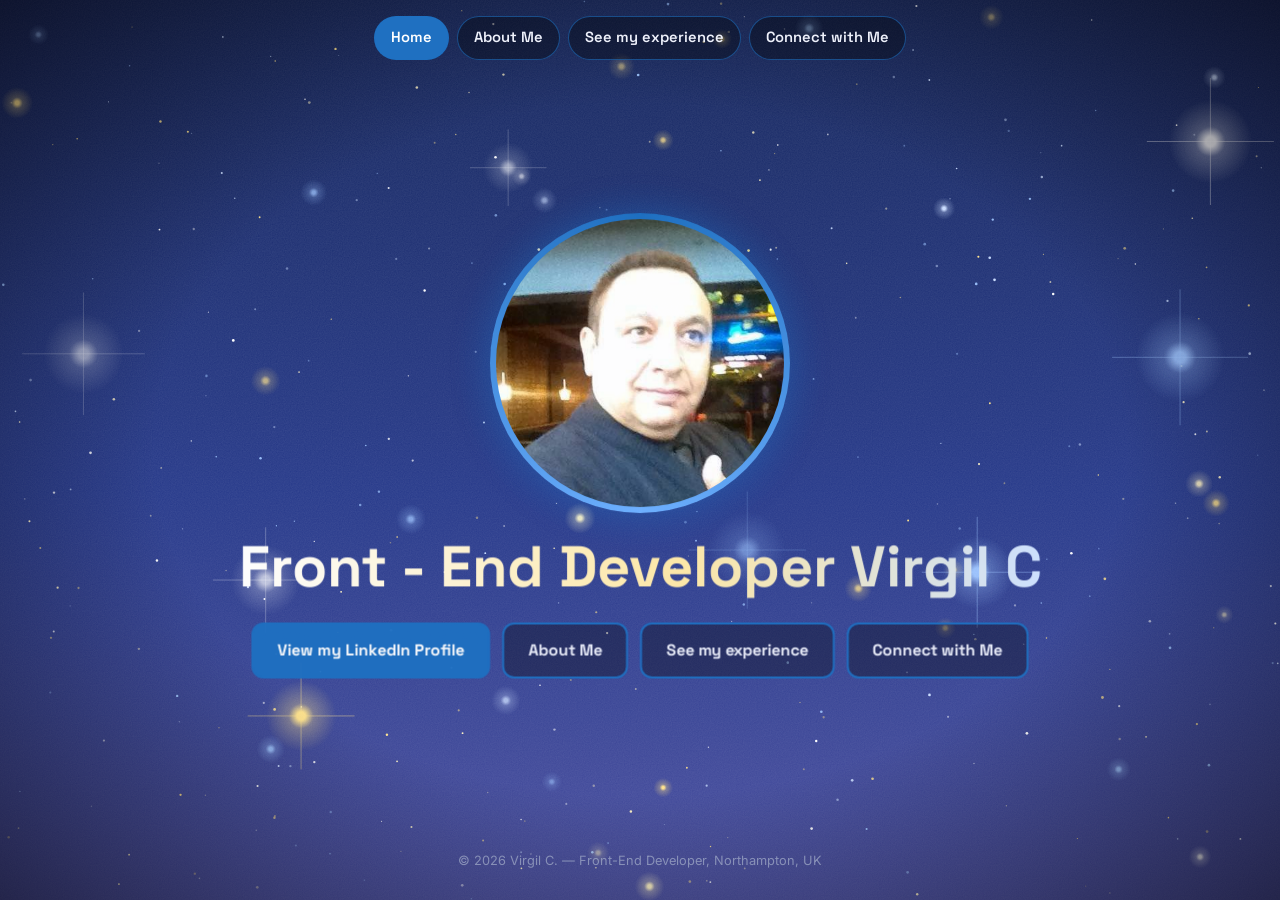
<file: index.html>
<!DOCTYPE html>
<html lang="en">
<head>
<meta charset="UTF-8">
<meta name="viewport" content="width=device-width, initial-scale=1.0">
<title>Front - End Developer Virgil C</title>
<meta name="description" content="Virgil C. - Front-End Developer based in Northampton, UK.">
<link rel="icon" href="favicon.svg" type="image/svg+xml">
<meta name="theme-color" content="#05080f">
<meta property="og:type" content="website">
<meta property="og:title" content="Front - End Developer Virgil C">
<meta property="og:description" content="Virgil C. - Front-End Developer based in Northampton, UK.">
<link rel="preconnect" href="https://fonts.googleapis.com">
<link rel="preconnect" href="https://fonts.gstatic.com" crossorigin>
<link href="https://fonts.googleapis.com/css2?family=Space+Grotesk:wght@500;600;700&family=Inter:wght@400;500;600&display=swap" rel="stylesheet">
<link rel="stylesheet" href="css/site.css">
</head>
<body class="page-home">
<div class="aurora" aria-hidden="true"><i></i><i></i><i></i></div>
<canvas id="ambient" aria-hidden="true"></canvas>
<div class="wrap">
  <nav class="nav" aria-label="Main"><a href="index.html" aria-current="page">Home</a><a href="about.html">About Me</a><a href="experience.html">See my experience</a><a href="connect.html">Connect with Me</a></nav>
  <main>
    <div class="portrait"><img src="image/virgilciociu.jpg" alt="Portrait of Virgil C." width="427" height="427"></div>
    <h1 class="accent-text">Front - End Developer Virgil C</h1>
    <div class="cta-row">
      <a class="btn" href="https://www.linkedin.com/in/adrian-ciociu-0528293ab/" target="_blank" rel="noopener">View my LinkedIn Profile</a>
      <a class="btn btn--ghost" href="about.html">About Me</a>
      <a class="btn btn--ghost" href="experience.html">See my experience</a>
      <a class="btn btn--ghost" href="connect.html">Connect with Me</a>
    </div>
  </main>
  <p class="footer">&copy; 2026 Virgil C. &mdash; Front-End Developer, Northampton, UK</p>
</div>
<script src="js/common.js"></script>
<script src="js/vendor/gsap.min.js"></script>
<script src="js/ambient.js"></script>
</body>
</html>
</file>
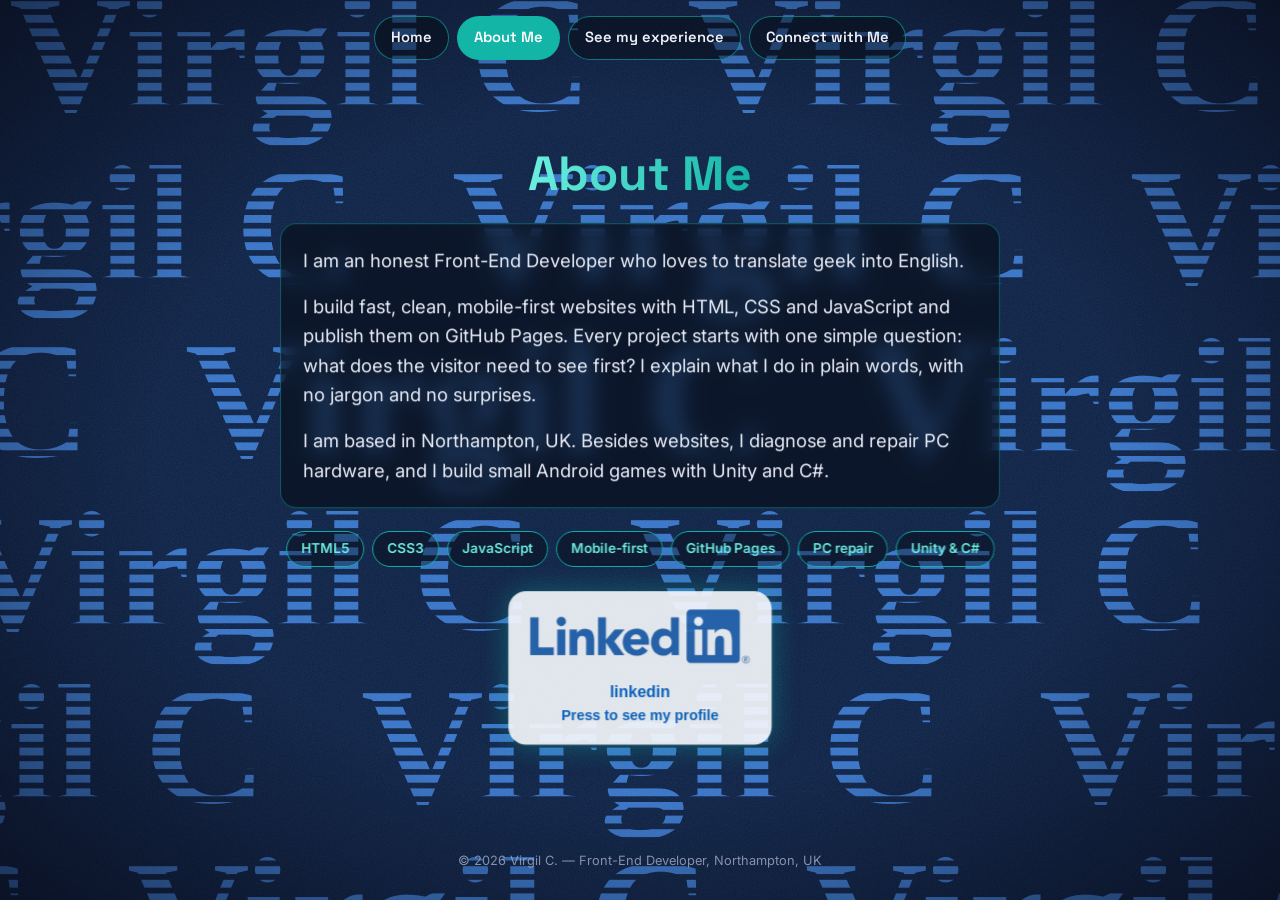
<file: about.html>
<!DOCTYPE html>
<html lang="en">
<head>
<meta charset="UTF-8">
<meta name="viewport" content="width=device-width, initial-scale=1.0">
<title>About Me - Virgil C</title>
<meta name="description" content="About Virgil C., an honest Front-End Developer who loves to translate geek into English.">
<link rel="icon" href="favicon.svg" type="image/svg+xml">
<meta name="theme-color" content="#05080f">
<meta property="og:type" content="website">
<meta property="og:title" content="About Me - Virgil C">
<meta property="og:description" content="About Virgil C., an honest Front-End Developer who loves to translate geek into English.">
<link rel="preconnect" href="https://fonts.googleapis.com">
<link rel="preconnect" href="https://fonts.gstatic.com" crossorigin>
<link href="https://fonts.googleapis.com/css2?family=Space+Grotesk:wght@500;600;700&family=Inter:wght@400;500;600&display=swap" rel="stylesheet">
<link rel="stylesheet" href="css/site.css">
</head>
<body class="page-about">
<div class="aurora" aria-hidden="true"><i></i><i></i><i></i></div>
<canvas id="ambient" aria-hidden="true"></canvas>
<div class="wrap">
  <nav class="nav" aria-label="Main"><a href="index.html">Home</a><a href="about.html" aria-current="page">About Me</a><a href="experience.html">See my experience</a><a href="connect.html">Connect with Me</a></nav>
  <main>
    <h2 class="accent-text">About Me</h2>
    <div class="about-text">
      <p>I am an honest Front-End Developer who loves to translate geek into English.</p>
      <p>I build fast, clean, mobile-first websites with HTML, CSS and JavaScript and publish them on GitHub Pages. Every project starts with one simple question: what does the visitor need to see first? I explain what I do in plain words, with no jargon and no surprises.</p>
      <p>I am based in Northampton, UK. Besides websites, I diagnose and repair PC hardware, and I build small Android games with Unity and C#.</p>
    </div>
    <ul class="tags" aria-label="Skills">
      <li>HTML5</li><li>CSS3</li><li>JavaScript</li><li>Mobile-first</li><li>GitHub Pages</li><li>PC repair</li><li>Unity &amp; C#</li>
    </ul>
    <div class="linkedin-card">
      <a class="linkedin-link" href="https://www.linkedin.com/in/adrian-ciociu-0528293ab/" target="_blank" rel="noopener" aria-label="View my LinkedIn Profile">
        <img loading="lazy" decoding="async" src="image/linkedin.webp" alt="LinkedIn logo" title="linkedin" width="1152" height="720">
        <span>linkedin<small>Press to see my profile</small></span>
      </a>
    </div>
  </main>
  <p class="footer">&copy; 2026 Virgil C. &mdash; Front-End Developer, Northampton, UK</p>
</div>
<script src="js/common.js"></script>
<script src="js/vendor/gsap.min.js"></script>
<script src="js/ambient.js"></script>
</body>
</html>
</file>
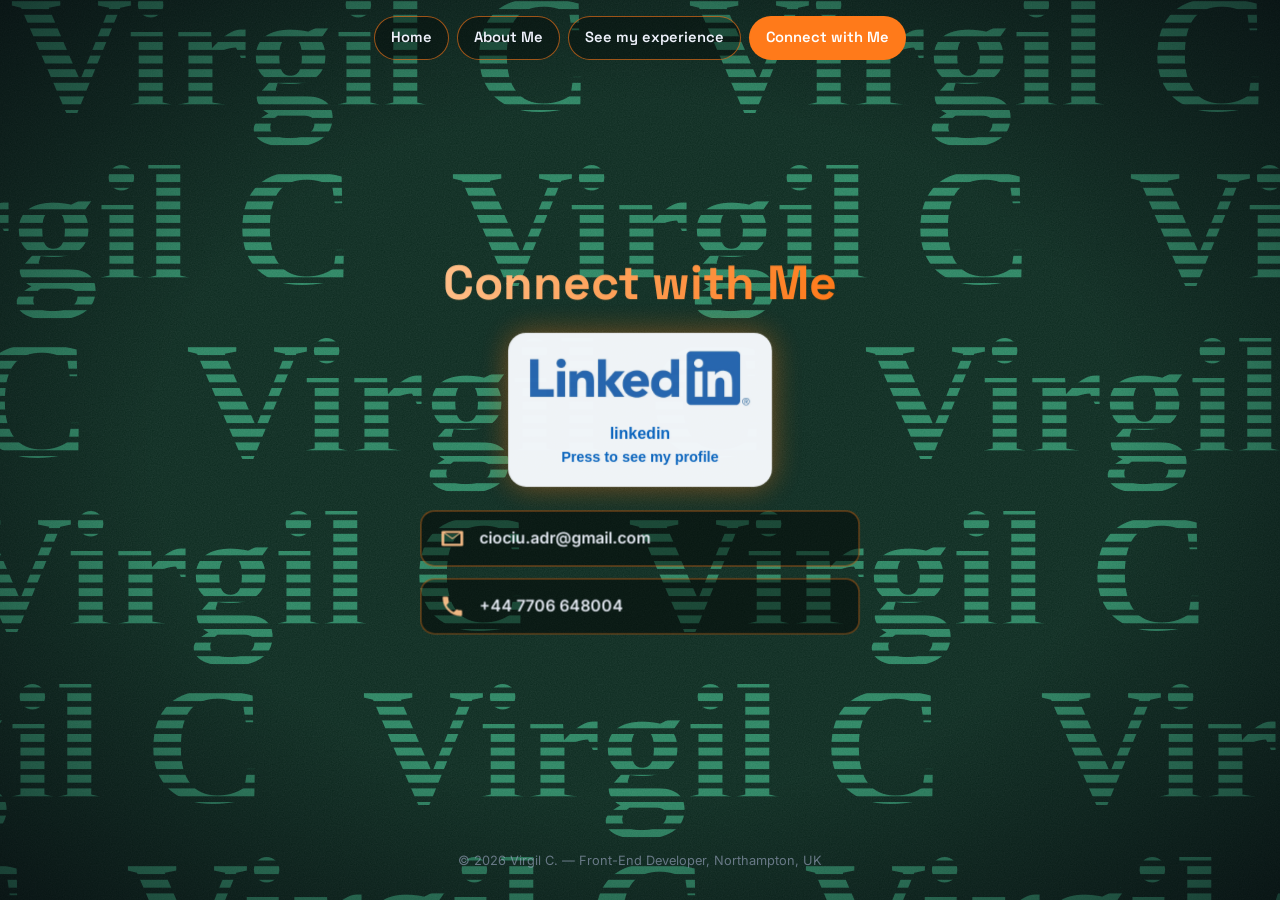
<file: connect.html>
<!DOCTYPE html>
<html lang="en">
<head>
<meta charset="UTF-8">
<meta name="viewport" content="width=device-width, initial-scale=1.0">
<title>Connect with Me - Virgil C</title>
<meta name="description" content="Contact Virgil C.: LinkedIn, email and phone.">
<link rel="icon" href="favicon.svg" type="image/svg+xml">
<meta name="theme-color" content="#05080f">
<meta property="og:type" content="website">
<meta property="og:title" content="Connect with Me - Virgil C">
<meta property="og:description" content="Contact Virgil C.: LinkedIn, email and phone.">
<link rel="preconnect" href="https://fonts.googleapis.com">
<link rel="preconnect" href="https://fonts.gstatic.com" crossorigin>
<link href="https://fonts.googleapis.com/css2?family=Space+Grotesk:wght@500;600;700&family=Inter:wght@400;500;600&display=swap" rel="stylesheet">
<link rel="stylesheet" href="css/site.css">
</head>
<body class="page-connect">
<div class="aurora" aria-hidden="true"><i></i><i></i><i></i></div>
<canvas id="ambient" aria-hidden="true"></canvas>
<div class="wrap">
  <nav class="nav" aria-label="Main"><a href="index.html">Home</a><a href="about.html">About Me</a><a href="experience.html">See my experience</a><a href="connect.html" aria-current="page">Connect with Me</a></nav>
  <main>
    <h2 class="accent-text">Connect with Me</h2>
    <div class="linkedin-card">
      <a class="linkedin-link" href="https://www.linkedin.com/in/adrian-ciociu-0528293ab/" target="_blank" rel="noopener" aria-label="View my LinkedIn Profile">
        <img loading="lazy" decoding="async" src="image/linkedin.webp" alt="LinkedIn logo" title="linkedin" width="1152" height="720">
        <span>linkedin<small>Press to see my profile</small></span>
      </a>
    </div>
    <div class="contact-list">
      <a class="contact-item" href="mailto:ciociu.adr@gmail.com">
        <svg viewBox="0 0 24 24" aria-hidden="true"><path d="M3 5h18a1 1 0 011 1v12a1 1 0 01-1 1H3a1 1 0 01-1-1V6a1 1 0 011-1zm1.5 2.4V17h15V7.4l-7.5 5.4-7.5-5.4zm.7-.4L12 11.5 18.8 7H5.2z"/></svg>
        <span>ciociu.adr@gmail.com</span>
      </a>
      <a class="contact-item" href="tel:+447706648004">
        <svg viewBox="0 0 24 24" aria-hidden="true"><path d="M6.6 10.8c1.4 2.8 3.8 5.1 6.6 6.6l2.2-2.2c.3-.3.7-.4 1-.2 1.1.4 2.3.6 3.6.6.6 0 1 .4 1 1V20c0 .6-.4 1-1 1C10.6 21 3 13.4 3 4c0-.6.4-1 1-1h3.2c.6 0 1 .4 1 1 0 1.3.2 2.5.6 3.6.1.4 0 .8-.2 1L6.6 10.8z"/></svg>
        <span>+44 7706 648004</span>
      </a>
    </div>
  </main>
  <p class="footer">&copy; 2026 Virgil C. &mdash; Front-End Developer, Northampton, UK</p>
</div>
<script src="js/common.js"></script>
<script src="js/vendor/gsap.min.js"></script>
<script src="js/ambient.js"></script>
</body>
</html>
</file>
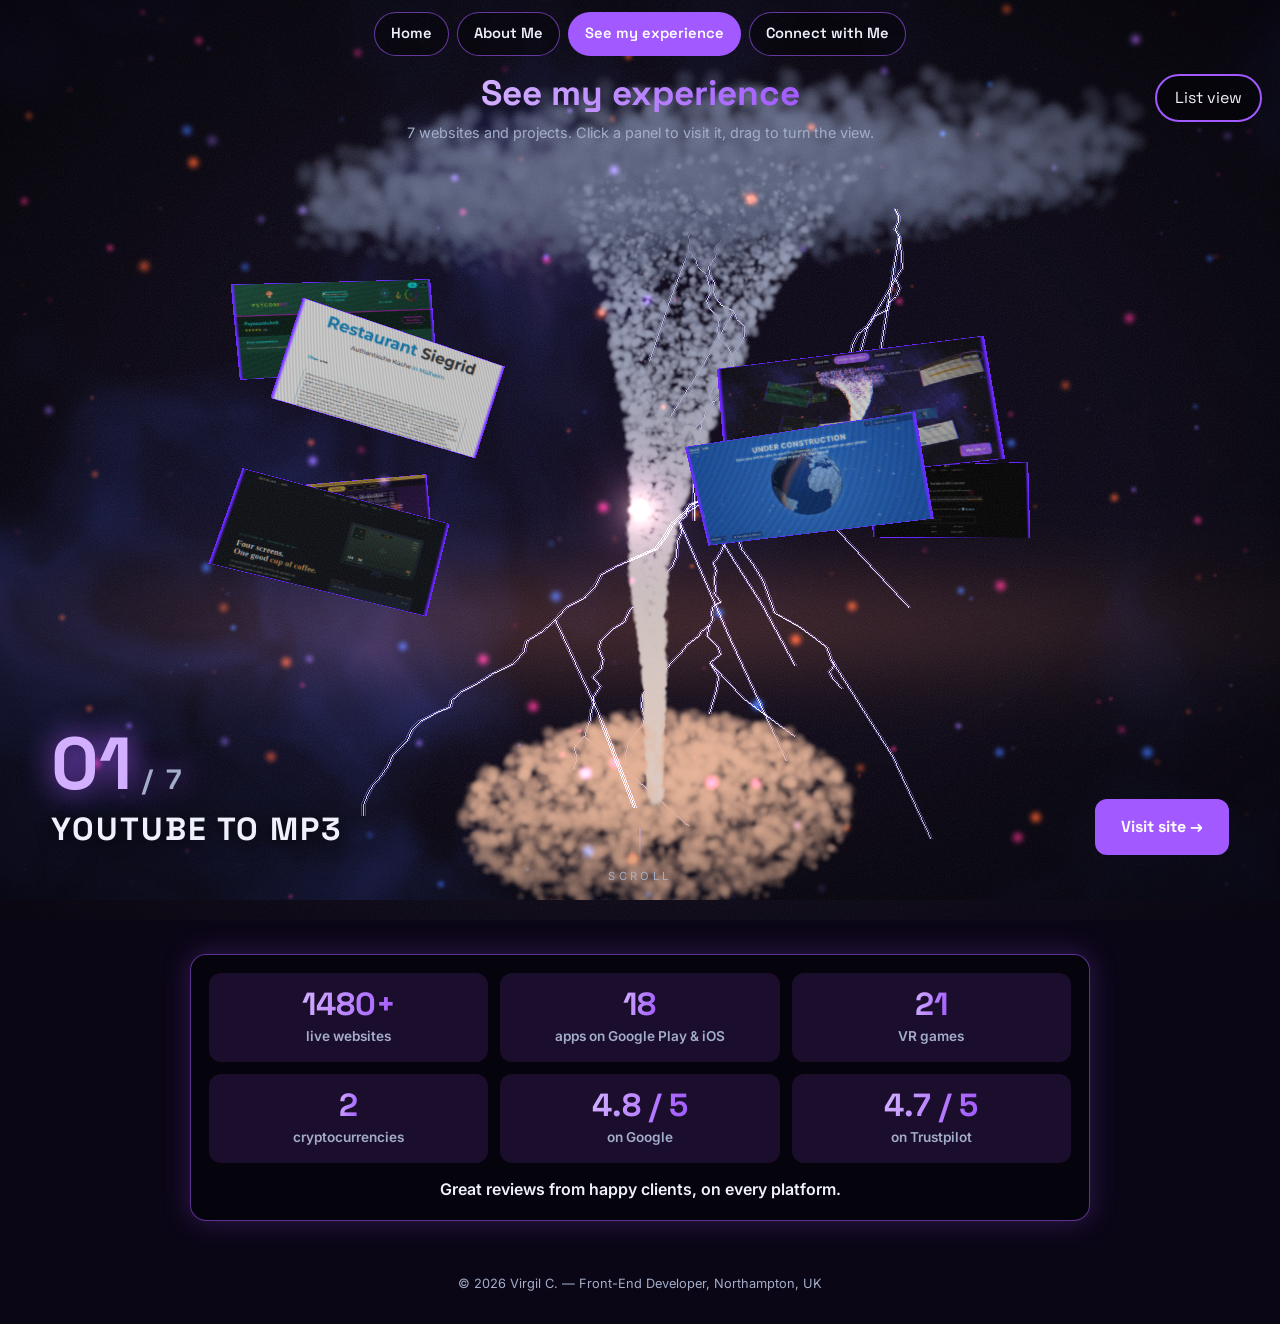
<file: experience.html>
<!DOCTYPE html>
<html lang="en">
<head>
<meta charset="UTF-8">
<meta name="viewport" content="width=device-width, initial-scale=1.0">
<title>See my experience - Virgil C</title>
<meta name="description" content="An interactive 3D gallery of 7 websites and projects built by Virgil C. Click to visit.">
<link rel="icon" href="favicon.svg" type="image/svg+xml">
<meta name="theme-color" content="#05080f">
<meta property="og:type" content="website">
<meta property="og:title" content="See my experience - Virgil C">
<meta property="og:description" content="An interactive 3D gallery of 7 websites and projects built by Virgil C. Click to visit.">
<link rel="preconnect" href="https://fonts.googleapis.com">
<link rel="preconnect" href="https://fonts.gstatic.com" crossorigin>
<link href="https://fonts.googleapis.com/css2?family=Space+Grotesk:wght@500;600;700&family=Inter:wght@400;500;600&display=swap" rel="stylesheet">
<link rel="stylesheet" href="css/site.css?v=5">
</head>
<body class="page-experience">
<div class="aurora" aria-hidden="true"><i></i><i></i><i></i></div>
<canvas id="gl" aria-hidden="true"></canvas>
<div class="wrap">
  <nav class="nav" aria-label="Main"><a href="index.html">Home</a><a href="about.html">About Me</a><a href="experience.html" aria-current="page">See my experience</a><a href="connect.html">Connect with Me</a></nav>
  <main>
    <header class="intro" id="intro">
      <h2 class="accent-text">See my experience</h2>
      <p class="hint" id="hint"><span class="h-mouse">7 websites and projects. Click a panel to visit it, drag to turn the view.</span><span class="h-touch">7 websites and projects. Tap a panel to pause it, tap again to visit. Swipe to turn the view.</span></p>
    </header>

    <div class="journey" id="journey" style="--n:7">
      <div class="hud" id="hud" aria-live="polite">
        <div class="hud__count"><span id="hudNum">01</span><small> / 7</small></div>
        <div class="hud__name" id="hudName">YouTube to MP3</div>
        <a class="btn hud__visit" id="hudLink" href="#" target="_blank" rel="noopener">Visit site &rarr;</a>
        <div class="hud__scroll" id="hudScroll" aria-hidden="true"><span></span>Scroll</div>
      </div>
    </div>

    <div class="vortex-css" aria-hidden="true"><i></i><i></i><b></b></div>

    <ul class="cards" id="cards" aria-label="Websites and projects">
      <li><a class="card" href="https://virgilciociu.github.io/youtubetomp3/" target="_blank" rel="noopener" data-name="YouTube to MP3" data-src="image/youtubetomp3-1280.webp">
        <img width="1280" height="614" src="image/youtubetomp3-1280.webp" srcset="image/youtubetomp3-640.webp 640w, image/youtubetomp3-1280.webp 1280w" sizes="(max-width: 700px) 100vw, 460px" alt="Screenshot: YouTube to MP3" loading="lazy" decoding="async">
        <span class="card__n">01</span><span class="card__t">YouTube to MP3</span>
      </a></li>
      <li><a class="card" href="https://virgilciociu.github.io/cybercaffe/" target="_blank" rel="noopener" data-name="Netscan Café" data-src="image/cybercaffe-1280.webp">
        <img width="1280" height="614" src="image/cybercaffe-1280.webp" srcset="image/cybercaffe-640.webp 640w, image/cybercaffe-1280.webp 1280w" sizes="(max-width: 700px) 100vw, 460px" alt="Screenshot: Netscan Café" loading="lazy" decoding="async">
        <span class="card__n">02</span><span class="card__t">Netscan Café</span>
      </a></li>
      <li><a class="card" href="https://virgilciociu.github.io/restaurant/" target="_blank" rel="noopener" data-name="Siegrid Restaurant" data-src="image/restaurant-1280.webp">
        <img width="1280" height="614" src="image/restaurant-1280.webp" srcset="image/restaurant-640.webp 640w, image/restaurant-1280.webp 1280w" sizes="(max-width: 700px) 100vw, 460px" alt="Screenshot: Siegrid Restaurant" loading="lazy" decoding="async">
        <span class="card__n">03</span><span class="card__t">Siegrid Restaurant</span>
      </a></li>
      <li><a class="card" href="https://virgilciociu.github.io/DSC-Recovery/css/index.html" target="_blank" rel="noopener" data-name="PsycosmicArt" data-src="image/psycosmic-1280.webp">
        <img width="1280" height="614" src="image/psycosmic-1280.webp" srcset="image/psycosmic-640.webp 640w, image/psycosmic-1280.webp 1280w" sizes="(max-width: 700px) 100vw, 460px" alt="Screenshot: PsycosmicArt" loading="lazy" decoding="async">
        <span class="card__n">04</span><span class="card__t">PsycosmicArt</span>
      </a></li>
      <li><a class="card" href="https://virgilciociu.github.io/danielretzler/" target="_blank" rel="noopener" data-name="Daniel Retzler" data-src="image/danielretzler-1280.webp">
        <img width="1280" height="614" src="image/danielretzler-1280.webp" srcset="image/danielretzler-640.webp 640w, image/danielretzler-1280.webp 1280w" sizes="(max-width: 700px) 100vw, 460px" alt="Screenshot: Daniel Retzler" loading="lazy" decoding="async">
        <span class="card__n">05</span><span class="card__t">Daniel Retzler</span>
      </a></li>
      <li><a class="card" href="https://virgilciociu.github.io/tvglobe/" target="_blank" rel="noopener" data-name="TV Globe" data-src="image/tvglobe-1280.webp">
        <img width="1280" height="614" src="image/tvglobe-1280.webp" srcset="image/tvglobe-640.webp 640w, image/tvglobe-1280.webp 1280w" sizes="(max-width: 700px) 100vw, 460px" alt="Screenshot: TV Globe" loading="lazy" decoding="async">
        <span class="card__n">06</span><span class="card__t">TV Globe</span>
      </a></li>
      <li><a class="card" href="https://virgilciociu.github.io/portofoliu/experience.html" target="_blank" rel="noopener" data-name="Virgil C Portfolio" data-src="image/portofoliu-1280.webp">
        <img width="1280" height="614" src="image/portofoliu-1280.webp" srcset="image/portofoliu-640.webp 640w, image/portofoliu-1280.webp 1280w" sizes="(max-width: 700px) 100vw, 460px" alt="Screenshot: Virgil C Portfolio" loading="lazy" decoding="async">
        <span class="card__n">07</span><span class="card__t">Virgil C Portfolio</span>
      </a></li>
    </ul>

    <button class="btn btn--ghost view-toggle" id="viewToggle" type="button" hidden>List view</button>

    <section class="stats" aria-label="Numbers at a glance">
      <div class="stat"><strong>1480+</strong><span>live websites</span></div>
      <div class="stat"><strong>18</strong><span>apps on Google Play &amp; iOS</span></div>
      <div class="stat"><strong>21</strong><span>VR games</span></div>
      <div class="stat"><strong>2</strong><span>cryptocurrencies</span></div>
      <div class="stat"><strong>4.8 / 5</strong><span>on Google</span></div>
      <div class="stat"><strong>4.7 / 5</strong><span>on Trustpilot</span></div>
      <p class="stats__note">Great reviews from happy clients, on every platform.</p>
    </section>
  </main>
  <p class="footer">&copy; 2026 Virgil C. &mdash; Front-End Developer, Northampton, UK</p>
</div>
<div class="loader" id="loader" hidden><span id="loaderText">Loading 3D gallery&hellip;</span></div>
<script src="js/common.js"></script>
<script src="js/vendor/gsap.min.js"></script>
<script src="js/experience.js?v=5"></script>
</body>
</html>
</file>
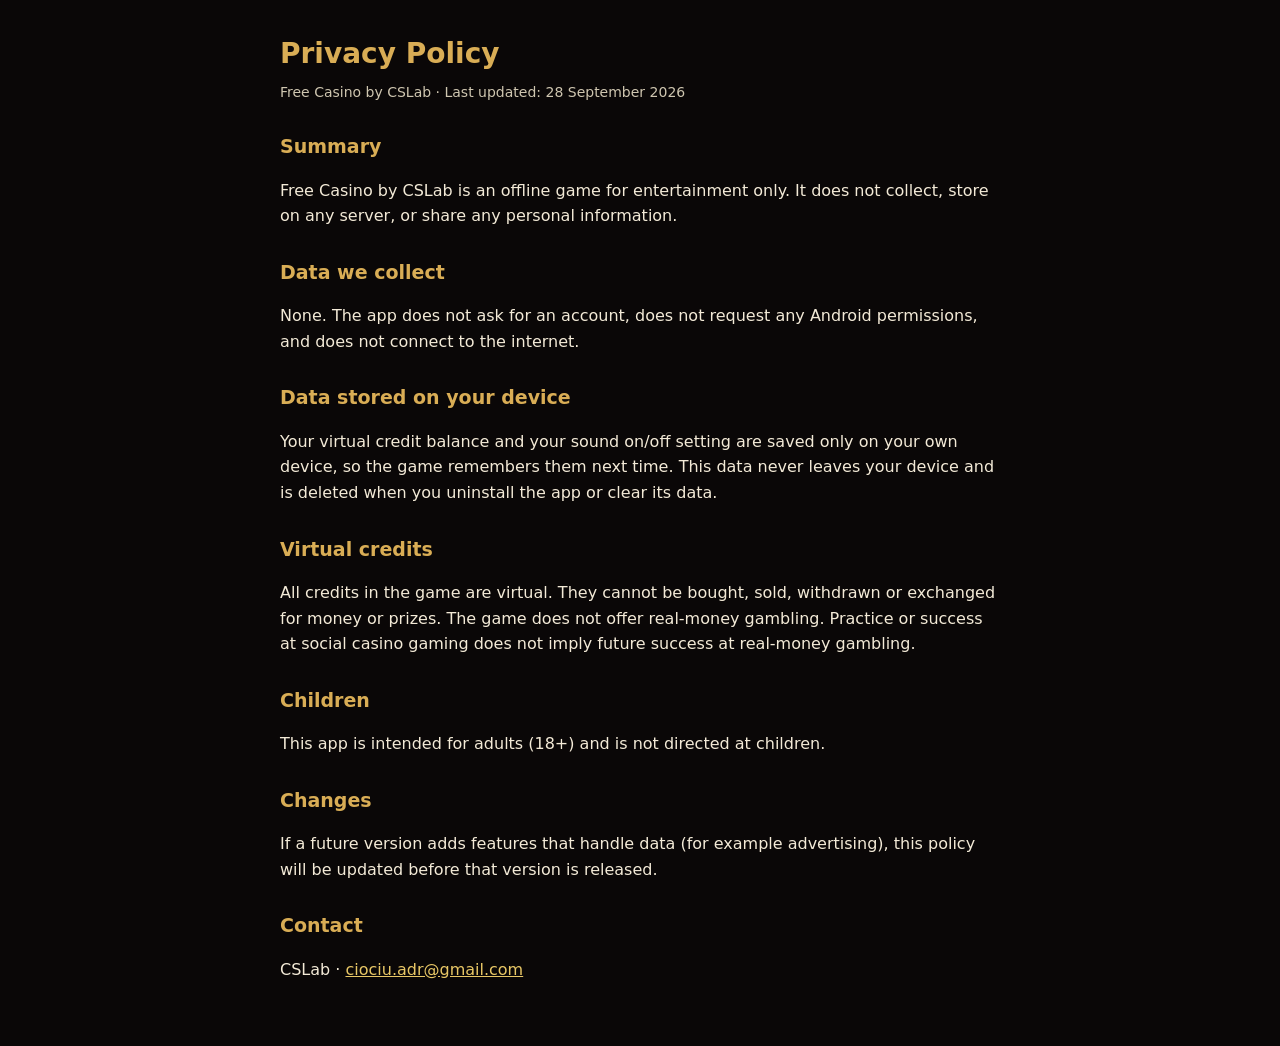
<file: free-casino-privacy.html>
<!DOCTYPE html>
<html lang="en">
<head>
  <meta charset="UTF-8" />
  <meta name="viewport" content="width=device-width, initial-scale=1.0" />
  <title>Privacy Policy - Free Casino by CSLab</title>
  <style>
    body { margin: 0; background: #0a0707; color: #f3ead7; font: 16px/1.6 system-ui, sans-serif; }
    main { max-width: 720px; margin: 0 auto; padding: 32px 16px 48px; }
    h1 { color: #d9ad55; font-size: 28px; margin: 0 0 4px; }
    h2 { color: #d9ad55; font-size: 19px; margin-top: 28px; }
    .date { color: #cfc6b0; font-size: 14px; }
    a { color: #e8c766; }
  </style>
</head>
<body>
<main>
  <h1>Privacy Policy</h1>
  <div class="date">Free Casino by CSLab &middot; Last updated: 28 September 2026</div>

  <h2>Summary</h2>
  <p>Free Casino by CSLab is an offline game for entertainment only. It does not collect, store on any server, or share any personal information.</p>

  <h2>Data we collect</h2>
  <p>None. The app does not ask for an account, does not request any Android permissions, and does not connect to the internet.</p>

  <h2>Data stored on your device</h2>
  <p>Your virtual credit balance and your sound on/off setting are saved only on your own device, so the game remembers them next time. This data never leaves your device and is deleted when you uninstall the app or clear its data.</p>

  <h2>Virtual credits</h2>
  <p>All credits in the game are virtual. They cannot be bought, sold, withdrawn or exchanged for money or prizes. The game does not offer real-money gambling. Practice or success at social casino gaming does not imply future success at real-money gambling.</p>

  <h2>Children</h2>
  <p>This app is intended for adults (18+) and is not directed at children.</p>

  <h2>Changes</h2>
  <p>If a future version adds features that handle data (for example advertising), this policy will be updated before that version is released.</p>

  <h2>Contact</h2>
  <p>CSLab &middot; <a href="mailto:ciociu.adr@gmail.com">ciociu.adr@gmail.com</a></p>
</main>
</body>
</html>
</file>
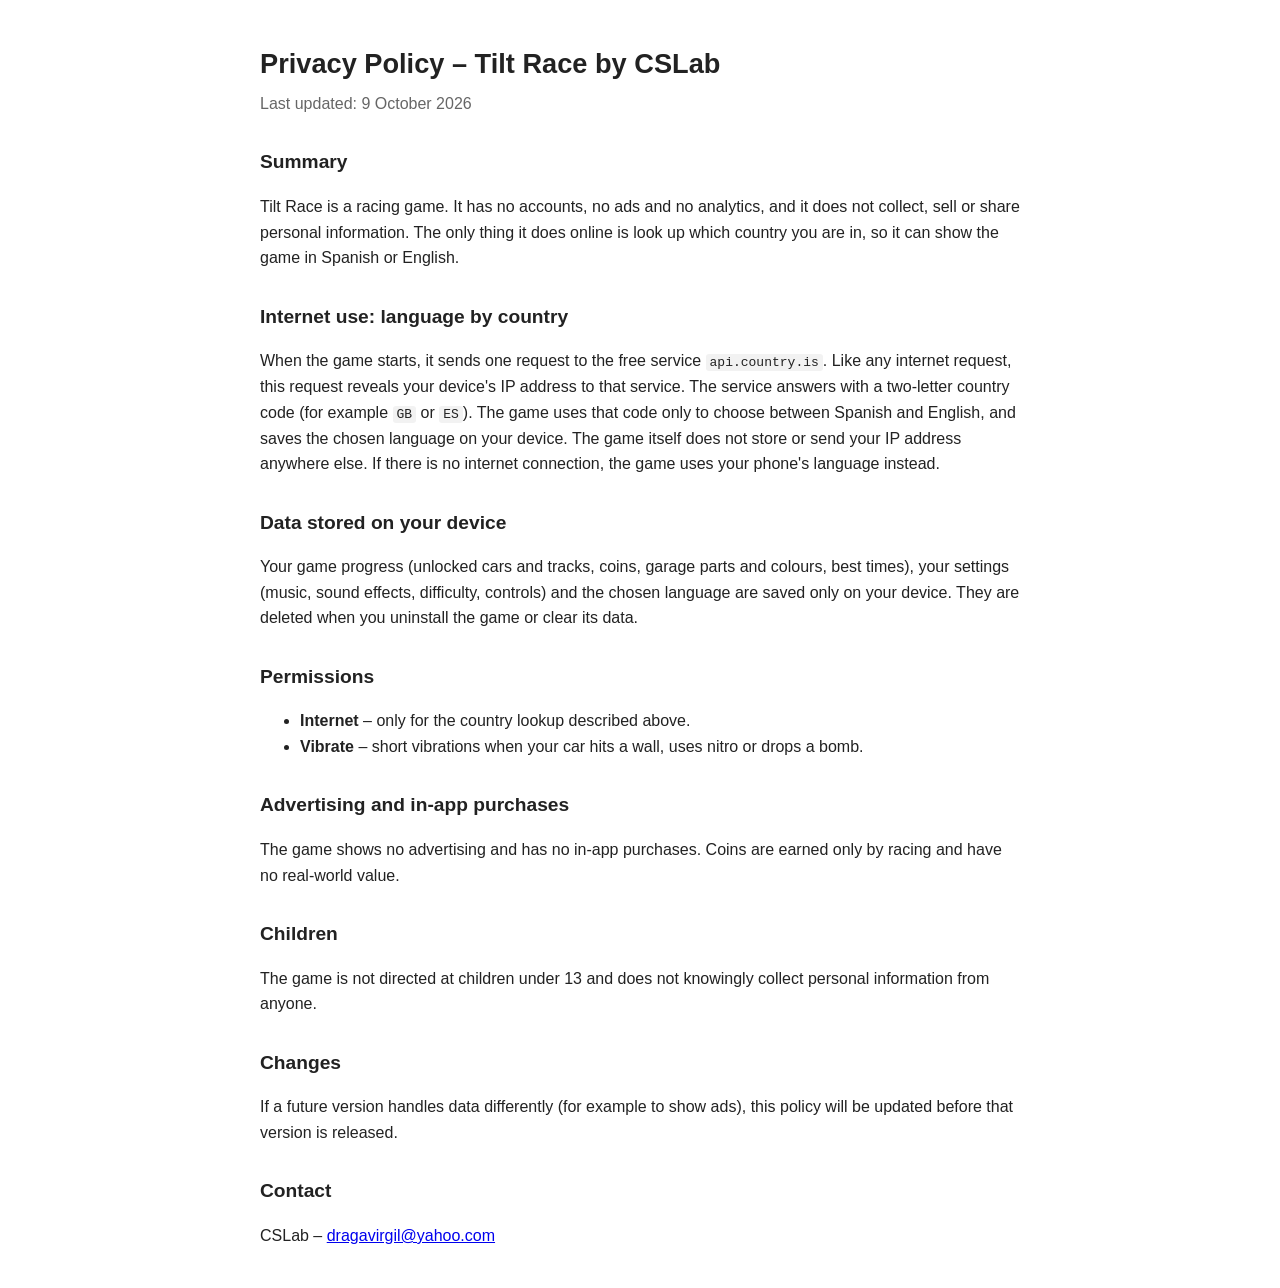
<file: tilt-race-privacy.html>
<!DOCTYPE html>
<html lang="en">
<head>
<meta charset="utf-8">
<meta name="viewport" content="width=device-width, initial-scale=1.0">
<title>Privacy Policy - Tilt Race by CSLab</title>
<style>
  body { font-family: Arial, Helvetica, sans-serif; max-width: 760px; margin: 0 auto; padding: 24px 16px; line-height: 1.6; color: #222; background: #fff; }
  h1 { font-size: 1.7em; margin-bottom: 0.2em; }
  h2 { font-size: 1.2em; margin-top: 1.6em; }
  .date { color: #666; margin-top: 0; }
  hr { border: none; border-top: 1px solid #ddd; margin: 24px 0; }
  code { background: #f2f2f2; padding: 1px 4px; border-radius: 3px; }
</style>
</head>
<body>
<h1>Privacy Policy &ndash; Tilt Race by CSLab</h1>
<p class="date">Last updated: 9 October 2026</p>

<h2>Summary</h2>
<p>Tilt Race is a racing game. It has no accounts, no ads and no analytics, and it does not collect,
sell or share personal information. The only thing it does online is look up which country you are in,
so it can show the game in Spanish or English.</p>

<h2>Internet use: language by country</h2>
<p>When the game starts, it sends one request to the free service <code>api.country.is</code>.
Like any internet request, this request reveals your device's IP address to that service. The service
answers with a two-letter country code (for example <code>GB</code> or <code>ES</code>). The game uses that code
only to choose between Spanish and English, and saves the chosen language on your device.
The game itself does not store or send your IP address anywhere else. If there is no internet connection,
the game uses your phone's language instead.</p>

<h2>Data stored on your device</h2>
<p>Your game progress (unlocked cars and tracks, coins, garage parts and colours, best times), your settings
(music, sound effects, difficulty, controls) and the chosen language are saved only on your device.
They are deleted when you uninstall the game or clear its data.</p>

<h2>Permissions</h2>
<ul>
  <li><strong>Internet</strong> &ndash; only for the country lookup described above.</li>
  <li><strong>Vibrate</strong> &ndash; short vibrations when your car hits a wall, uses nitro or drops a bomb.</li>
</ul>

<h2>Advertising and in-app purchases</h2>
<p>The game shows no advertising and has no in-app purchases. Coins are earned only by racing and have no real-world value.</p>

<h2>Children</h2>
<p>The game is not directed at children under 13 and does not knowingly collect personal information from anyone.</p>

<h2>Changes</h2>
<p>If a future version handles data differently (for example to show ads), this policy will be updated before that version is released.</p>

<h2>Contact</h2>
<p>CSLab &ndash; <a href="mailto:dragavirgil@yahoo.com">dragavirgil@yahoo.com</a></p>
</body>
</html>
</file>
<file: css/site.css>
/* =========================================================
   Virgil C. portfolio - shared styles (4 pages)
   Each page sets its own accent colour through body.page-*
   ========================================================= */
:root{
  --bg: #05080f;
  --ink: #eef1fb;
  --muted: #a3adc9;
  --accent: #1f70c1;
  --accent-2: #6fb1ff;
  --font-display: "Space Grotesk", "Segoe UI", system-ui, sans-serif;
  --font-body: "Inter", "Segoe UI", system-ui, sans-serif;
}

body.page-home      { --accent:#1f70c1; --accent-2:#6fb1ff; --bg:#040a16; }
body.page-about     { --accent:#12b5a6; --accent-2:#6ff2e2; --bg:#03100f; }
body.page-experience{ --accent:#a259ff; --accent-2:#d2b0ff; --bg:#0b0616; }
body.page-connect   { --accent:#ff7a1a; --accent-2:#ffc08a; --bg:#140a04; }

*, *::before, *::after{ box-sizing:border-box; }
html{ -webkit-text-size-adjust:100%; }

body{
  margin:0;
  min-height:100vh;
  min-height:100dvh;
  background:var(--bg);
  color:var(--ink);
  font-family:var(--font-body);
  line-height:1.6;
  overflow-x:hidden;
  -webkit-font-smoothing:antialiased;
}
img{ max-width:100%; height:auto; display:block; }
a{ color:inherit; text-decoration:none; }


/* ---------- Layout ---------- */
.wrap{
  position:relative; z-index:1;
  min-height:100vh; min-height:100dvh;
  display:flex; flex-direction:column;
  padding:0 16px;
}
.nav{
  display:flex; flex-wrap:wrap; justify-content:center; gap:8px;
  padding:16px 0 8px;
}
.nav a{
  padding:9px 16px;
  border:1px solid color-mix(in srgb, var(--accent) 60%, transparent);
  border-radius:999px;
  font-family:var(--font-display); font-weight:600; font-size:.92rem;
  background:rgba(0,0,0,.35);
  transition:background .2s, transform .2s, color .2s;
}
.nav a:hover, .nav a:focus-visible{ background:var(--accent); color:#fff; transform:translateY(-2px); outline:none; }
.nav a[aria-current="page"]{ background:var(--accent); color:#fff; }

main{
  flex:1;
  width:100%; max-width:980px; margin:0 auto;
  display:flex; flex-direction:column; align-items:center; justify-content:center;
  text-align:center;
  padding:24px 0 40px;
  gap:22px;
}
h1, h2{ font-family:var(--font-display); margin:0; line-height:1.1; }
h1{ font-size:clamp(2rem, 7vw, 3.6rem); }
h2{ font-size:clamp(1.8rem, 6vw, 3rem); }
.accent-text{
  background:linear-gradient(100deg, var(--accent-2), var(--accent));
  -webkit-background-clip:text; background-clip:text; color:transparent;
}
.footer{ position:relative; z-index:1; text-align:center; color:var(--muted); font-size:.8rem; padding:0 16px 16px; }

.btn{
  display:inline-block;
  padding:13px 24px;
  border-radius:12px;
  font-family:var(--font-display); font-weight:700;
  background:var(--accent); color:#fff;
  border:2px solid var(--accent);
  transition:transform .2s, background .2s, color .2s;
}
.btn:hover, .btn:focus-visible{ transform:translateY(-2px); background:transparent; color:var(--accent-2); outline:none; }
.btn--ghost{ background:rgba(0,0,0,.35); color:var(--ink); }

/* ---------- Home ---------- */
.portrait{
  width:min(300px, 72vw); aspect-ratio:1; border-radius:50%;
  padding:6px;
  background:conic-gradient(var(--accent), var(--accent-2), var(--accent));
  box-shadow:0 0 40px color-mix(in srgb, var(--accent) 55%, transparent);
}
.portrait img{ width:100%; height:100%; border-radius:50%; object-fit:cover; }
.cta-row{ display:flex; flex-wrap:wrap; gap:12px; justify-content:center; }

/* ---------- About ---------- */
.about-text{
  max-width:720px; font-size:clamp(1rem, 2.6vw, 1.15rem); color:var(--ink);
  background:rgba(0,0,0,.45); border:1px solid color-mix(in srgb, var(--accent) 45%, transparent);
  border-radius:16px; padding:22px 22px; text-align:left;
}
.about-text p{ margin:0 0 .9em; }
.about-text p:last-child{ margin-bottom:0; }
.tags{ display:flex; flex-wrap:wrap; gap:8px; justify-content:center; margin:0; padding:0; list-style:none; }
.tags li{
  padding:6px 14px; border-radius:999px; font-size:.85rem; font-weight:600;
  border:1px solid var(--accent); color:var(--accent-2); background:rgba(0,0,0,.35);
}

/* ---------- Animated LinkedIn link (about + connect) ---------- */
.linkedin-card{
  background:#f4f7fb; border-radius:18px; padding:14px 22px 18px;
  box-shadow:0 0 30px color-mix(in srgb, var(--accent) 45%, transparent);
}
.linkedin-link{
    display:inline-flex;
    flex-direction:column;
    align-items:center;
    text-decoration:none;
}

.linkedin-link img{
    width:220px;
    margin:-38px 0 -36px;   /* the PNG has transparent padding above/below the logo */
    animation:pulse 1.2s infinite;
}

.linkedin-link span{
    color:#0A66C2;
    font-weight:700;
    font-family:Segoe UI,sans-serif;
    margin-top:10px;
    animation:fadeText 1.2s infinite;
}
.linkedin-link span small{ display:block; font-size:.9rem; font-weight:600; }

@keyframes pulse{
    0%,100%{
        transform:scale(1);
    }
    30%{
        transform:scale(1.08);
    }
}

@keyframes fadeText{
    0%,40%{
        opacity:0;
    }
    60%,100%{
        opacity:1;
    }
}

/* ---------- Experience: 3D gallery ---------- */
/* the page-in animation uses transform, which would make fixed children (canvas, HUD) relative to the body */
.hint{ color:var(--muted); font-size:.9rem; margin:0; }
.intro{ display:flex; flex-direction:column; align-items:center; gap:8px; }
.aurora{ position:fixed; inset:0; z-index:0; overflow:hidden; pointer-events:none; }
.aurora i{ position:absolute; width:60vmax; height:60vmax; border-radius:50%; filter:blur(70px); opacity:.35; }
.aurora i:nth-child(1){ left:-20vmax; top:-15vmax; background:radial-gradient(circle, #a259ff, transparent 65%); animation:drift1 22s ease-in-out infinite alternate; }
.aurora i:nth-child(2){ right:-25vmax; top:20vh; background:radial-gradient(circle, #ff4fa3, transparent 65%); animation:drift2 26s ease-in-out infinite alternate; }
.aurora i:nth-child(3){ left:10vw; bottom:-30vmax; background:radial-gradient(circle, #ff8a3d, transparent 65%); opacity:.22; animation:drift1 30s ease-in-out infinite alternate-reverse; }
@keyframes drift1{ to{ transform:translate(14vw,10vh) scale(1.15); } }
@keyframes drift2{ to{ transform:translate(-16vw,-8vh) scale(.9); } }

#gl{ position:fixed; inset:0; width:100%; height:100%; z-index:0; display:none; }
.journey{ display:none; }
.loader{ position:fixed; inset:0; z-index:50; display:flex; align-items:center; justify-content:center; background:var(--bg); font-family:var(--font-display); font-weight:600; letter-spacing:.12em; text-transform:uppercase; color:var(--accent-2); transition:opacity .6s; }
.loader[hidden]{ display:none; }
.loader.is-done{ opacity:0; pointer-events:none; }

/* 2D cards (phones, reduced motion, no WebGL, or "List view") */
.cards{ list-style:none; margin:0; padding:0; width:100%; max-width:980px; display:grid; grid-template-columns:1fr; gap:18px; }
@media (min-width:700px){ .cards{ grid-template-columns:1fr 1fr; gap:22px; } }
.card{
  position:relative; display:block; overflow:hidden; border-radius:16px; text-align:left;
  border:1px solid color-mix(in srgb, var(--accent) 55%, transparent);
  background:#000; aspect-ratio:1280/614;
  box-shadow:0 0 26px color-mix(in srgb, var(--accent) 30%, transparent);
  transition:opacity .7s ease, transform .8s cubic-bezier(.2,.7,.2,1), box-shadow .3s;
}
html.reveal .card{ opacity:0; transform:perspective(900px) rotateX(14deg) translateY(46px) scale(.96); }
html.reveal .card.in{ opacity:1; transform:none; }
.card img{ width:100%; height:100%; object-fit:cover; transition:transform .8s cubic-bezier(.2,.7,.2,1), filter .4s; }
.card::after{ content:""; position:absolute; inset:0; background:linear-gradient(transparent 45%, rgba(5,2,12,.92)); pointer-events:none; }
.card__n{ position:absolute; z-index:2; left:14px; top:10px; font-family:var(--font-display); font-weight:700; font-size:.85rem; letter-spacing:.14em; color:var(--accent-2); text-shadow:0 0 10px #000; }
.card__t{ position:absolute; z-index:2; left:14px; right:14px; bottom:12px; font-family:var(--font-display); font-weight:700; font-size:1.1rem; letter-spacing:.04em; }
.card:hover, .card:focus-visible{ outline:none; box-shadow:0 0 0 2px var(--accent-2), 0 0 44px var(--accent); }
.card:hover img, .card:focus-visible img{ transform:scale(1.07); filter:saturate(1.25) contrast(1.05); }
.view-toggle{ font:inherit; font-family:var(--font-display); cursor:pointer; padding:9px 18px; border-radius:999px; }
.view-toggle[hidden]{ display:none; }

/* 3D mode (set by js/experience.js) */
html.gl #gl{ display:block; }
html.gl .aurora{ display:none; }
html.gl .cards{ display:none; }
html.gl .nav{ position:fixed; top:0; left:0; right:0; z-index:20; padding:12px 16px 8px; }
html.gl main{ max-width:none; padding-top:0; gap:0; justify-content:flex-start; }
html.gl .intro{ position:fixed; top:74px; left:0; right:0; z-index:5; pointer-events:none; transition:opacity .4s; }
html.gl .intro h2{ font-size:clamp(1.4rem, 3.4vw, 2.2rem); }
html.gl .journey{ display:block; width:100vw; margin-left:calc(50% - 50vw); height:100vh; }
html.gl .view-toggle{ position:fixed; right:18px; top:74px; z-index:21; }
html.gl .stats{ position:relative; margin-top:6vh; }
.hud{ position:fixed; inset:0; z-index:6; pointer-events:none; transition:opacity .3s; }
.hud > *{ position:absolute; }
.hud__count{ left:clamp(18px,4vw,56px); bottom:calc(clamp(18px,5vh,48px) + 3.4rem); font-family:var(--font-display); font-weight:700; font-size:clamp(2.4rem,6vw,4.6rem); line-height:1; color:var(--accent-2); text-shadow:0 0 30px var(--accent); }
.hud__count small{ font-size:.38em; color:var(--muted); letter-spacing:.1em; }
.hud__name{ left:clamp(18px,4vw,56px); bottom:clamp(18px,5vh,48px); font-family:var(--font-display); font-weight:700; font-size:clamp(1.2rem,2.6vw,2rem); letter-spacing:.06em; text-transform:uppercase; text-shadow:0 2px 18px #000; max-width:60vw; }
.hud__visit{ right:clamp(18px,4vw,56px); bottom:clamp(18px,5vh,48px); pointer-events:auto; }
.hud__scroll{ left:50%; bottom:14px; transform:translateX(-50%); font-size:.7rem; letter-spacing:.3em; text-transform:uppercase; color:var(--muted); display:flex; flex-direction:column; align-items:center; gap:6px; transition:opacity .4s; }
.hud__scroll span{ width:1px; height:34px; background:linear-gradient(var(--accent-2), transparent); animation:scrollLine 1.6s ease-in-out infinite; transform-origin:top; }
@keyframes scrollLine{ 0%{ transform:scaleY(0); } 50%{ transform:scaleY(1); } 100%{ transform:scaleY(0); transform-origin:bottom; } }
.hud.is-hover-link{ cursor:pointer; }
@media (max-width:820px){ html.gl .view-toggle{ display:none; } }

/* ---------- Experience: numbers box ---------- */
.stats{
  width:100%; max-width:900px;
  display:grid; grid-template-columns:repeat(3, 1fr); gap:12px;
  padding:18px; border-radius:16px;
  background:rgba(0,0,0,.5);
  border:1px solid color-mix(in srgb, var(--accent) 55%, transparent);
  box-shadow:0 0 28px color-mix(in srgb, var(--accent) 25%, transparent);
}
.stat{
  display:flex; flex-direction:column; align-items:center; justify-content:center; gap:4px;
  padding:14px 8px; border-radius:12px;
  background:color-mix(in srgb, var(--accent) 14%, transparent);
}
.stat strong{
  font-family:var(--font-display); font-size:clamp(1.5rem, 5vw, 2rem); line-height:1.1;
  background:linear-gradient(100deg, var(--accent-2), var(--accent));
  -webkit-background-clip:text; background-clip:text; color:transparent;
}
.stat span{ color:var(--muted); font-size:.85rem; font-weight:600; }
.stats__note{ grid-column:1 / -1; margin:2px 0 0; color:var(--ink); font-weight:600; }
@media (max-width:520px){ .stats{ grid-template-columns:1fr 1fr; } }

/* ---------- Connect ---------- */
.contact-list{ display:flex; flex-direction:column; gap:12px; width:100%; max-width:440px; }
.contact-item{
  display:flex; align-items:center; gap:14px;
  padding:14px 18px; border-radius:14px; text-align:left;
  background:rgba(0,0,0,.5); border:1px solid color-mix(in srgb, var(--accent) 60%, transparent);
  font-weight:600; transition:transform .2s, background .2s;
  word-break:break-word;
}
.contact-item:hover, .contact-item:focus-visible{ transform:translateY(-2px); background:color-mix(in srgb, var(--accent) 30%, #000); outline:none; }
.contact-item svg{ width:26px; height:26px; flex:none; fill:var(--accent-2); }

/* ---------- Cinematic finish (all pages) ---------- */
#ambient{ position:fixed; inset:0; width:100%; height:100%; z-index:0; display:none; }
html.amb #ambient{ display:block; }
html.amb .aurora{ display:none; }
/* vignette + a little film grain, painted over the background and under the content */
body::after{
  content:""; position:fixed; inset:-20px; z-index:0; pointer-events:none;
  background:
    radial-gradient(ellipse at center, rgba(0,0,0,0) 52%, rgba(2,0,8,.62) 100%),
    url("data:image/svg+xml;utf8,<svg xmlns='http://www.w3.org/2000/svg' width='180' height='180'><filter id='n'><feTurbulence type='fractalNoise' baseFrequency='.85' numOctaves='2' stitchTiles='stitch'/><feColorMatrix values='0 0 0 0 1  0 0 0 0 1  0 0 0 0 1  0 0 0 .55 0'/></filter><rect width='100%' height='100%' filter='url(%23n)' opacity='.16'/></svg>");
  animation:grain 1.1s steps(6) infinite;
}
@keyframes grain{
  0%{ transform:translate(0,0); } 20%{ transform:translate(-9px,6px); } 40%{ transform:translate(7px,-8px); }
  60%{ transform:translate(-5px,-4px); } 80%{ transform:translate(8px,7px); } 100%{ transform:translate(0,0); }
}
/* glass panels */
.about-text, .contact-item, .tags li{ -webkit-backdrop-filter:blur(10px); backdrop-filter:blur(10px); }
.portrait{ animation:breathe 5s ease-in-out infinite; }
@keyframes breathe{
  0%,100%{ box-shadow:0 0 40px color-mix(in srgb, var(--accent) 55%, transparent); }
  50%{ box-shadow:0 0 78px color-mix(in srgb, var(--accent) 80%, transparent), 0 0 140px color-mix(in srgb, var(--accent-2) 25%, transparent); }
}

@media (prefers-reduced-motion: reduce){
  .aurora i{ animation:none; }
  body::after{ animation:none; }
  .portrait{ animation:none; }
  html.reveal .card, .card img{ transition:none; opacity:1; transform:none; }
  .hud__scroll span{ animation:none; transform:none; }
}

/* CSS vortex for the simple (2D) view */
.vortex-css{ position:relative; width:min(62vw,260px); aspect-ratio:1; margin:6px auto 18px; display:block; }
html.gl .vortex-css{ display:none; }
.vortex-css i, .vortex-css b{ position:absolute; inset:0; border-radius:50%; }
.vortex-css i:nth-child(1){ background:conic-gradient(from 0deg, transparent, rgba(162,89,255,.75), transparent 30%, rgba(255,79,163,.6) 55%, transparent 80%); -webkit-mask:radial-gradient(circle, transparent 8%, #000 30%, transparent 70%); mask:radial-gradient(circle, transparent 8%, #000 30%, transparent 70%); animation:vspin 6s linear infinite; }
.vortex-css i:nth-child(2){ inset:14%; background:conic-gradient(from 90deg, transparent, rgba(255,138,61,.6), transparent 35%, rgba(162,89,255,.7) 65%, transparent); -webkit-mask:radial-gradient(circle, transparent 6%, #000 35%, transparent 72%); mask:radial-gradient(circle, transparent 6%, #000 35%, transparent 72%); animation:vspin 3.4s linear infinite; }
.vortex-css b{ inset:40%; background:radial-gradient(circle, #fff, rgba(255,160,220,.7) 40%, transparent 70%); filter:blur(3px); }
@keyframes vspin{ to{ transform:rotate(360deg); } }
@media (prefers-reduced-motion:reduce){ .vortex-css i{ animation:none; } }

/* hint text: mouse vs touch */
.hint .h-touch{ display:none; }
@media (hover:none){ .hint .h-mouse{ display:none; } .hint .h-touch{ display:inline; } }

/* phones: the animated 3D scene */
html.gl body{ touch-action:pan-y; }
@media (max-width:820px){
  html.gl .intro{ top:118px; padding:0 14px; }
  html.gl .intro h2{ font-size:1.35rem; }
  html.gl .intro .hint{ font-size:.82rem; margin-top:4px; }
  html.gl .hud__count{ font-size:2.2rem; bottom:calc(env(safe-area-inset-bottom, 0px) + 74px); }
  html.gl .hud__name{ font-size:1.05rem; max-width:52vw; bottom:calc(env(safe-area-inset-bottom, 0px) + 22px); }
  html.gl .hud__scroll{ display:none; }
  html.gl .hud__visit{ bottom:calc(env(safe-area-inset-bottom, 0px) + 18px); padding:10px 16px; }
}

/* page background colours (the canvas paints over them; they avoid a flash while loading) */
body.page-home{ background:#1c2d6e; }
body.page-about{ background:#0a1f44; }
body.page-connect{ background:#0b2a1f; }
body.page-home h1.accent-text{ background-image:linear-gradient(90deg,#ffffff,#ffe9a8 55%,#cfe2ff); -webkit-background-clip:text; background-clip:text; -webkit-text-fill-color:transparent; color:transparent; text-shadow:none; filter:drop-shadow(0 2px 14px rgba(8,16,48,.55)); }
</file>
